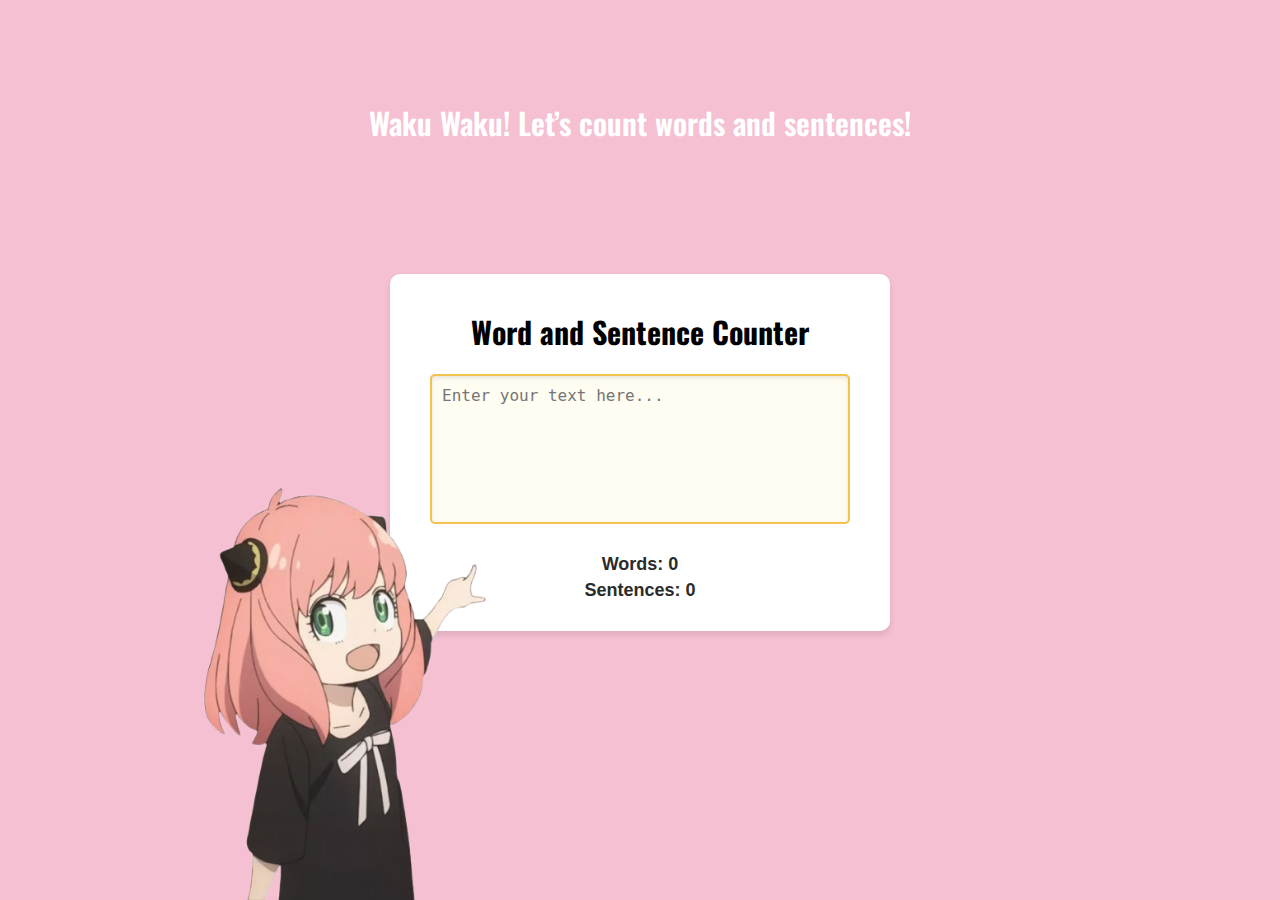
<file: Laboratory Activities/Laboratory Activity 3 – {19}-{11}-{2024}/index.html>
<!DOCTYPE html>
<html lang="en">
<head>
  <meta charset="UTF-8">
  <meta name="viewport" content="width=device-width, initial-scale=1.0">
  <title>Word and Sentence Counter</title>
  <link rel="preconnect" href="https://fonts.googleapis.com">
  <link rel="preconnect" href="https://fonts.gstatic.com" crossorigin>
  <link href="https://fonts.googleapis.com/css2?family=Afacad+Flux:wght@100..1000&family=Bricolage+Grotesque:opsz,wght@12..96,200..800&family=Oswald:wght@200..700&display=swap" rel="stylesheet">
  <link rel="stylesheet" href="style.css">
</head>
<body>
  <div class="container">
    <div class="header">
      <h2><span>Word and Sentence Counter</span></h2>
    </div>
    <textarea id="textInput" placeholder="Enter your text here..."></textarea>
    <div id="wordcount">Words: 0</div>
    <div id="sentenceCount">Sentences: 0</div>
  </div>
  <img src="image/Anya_Forger.png" alt="Anya Forger" class="anya-waku">
  <p class="waku-text">Waku Waku! Let’s count words and sentences!</p>
  <script src="script.js"></script>
</body>
</html>
</file>
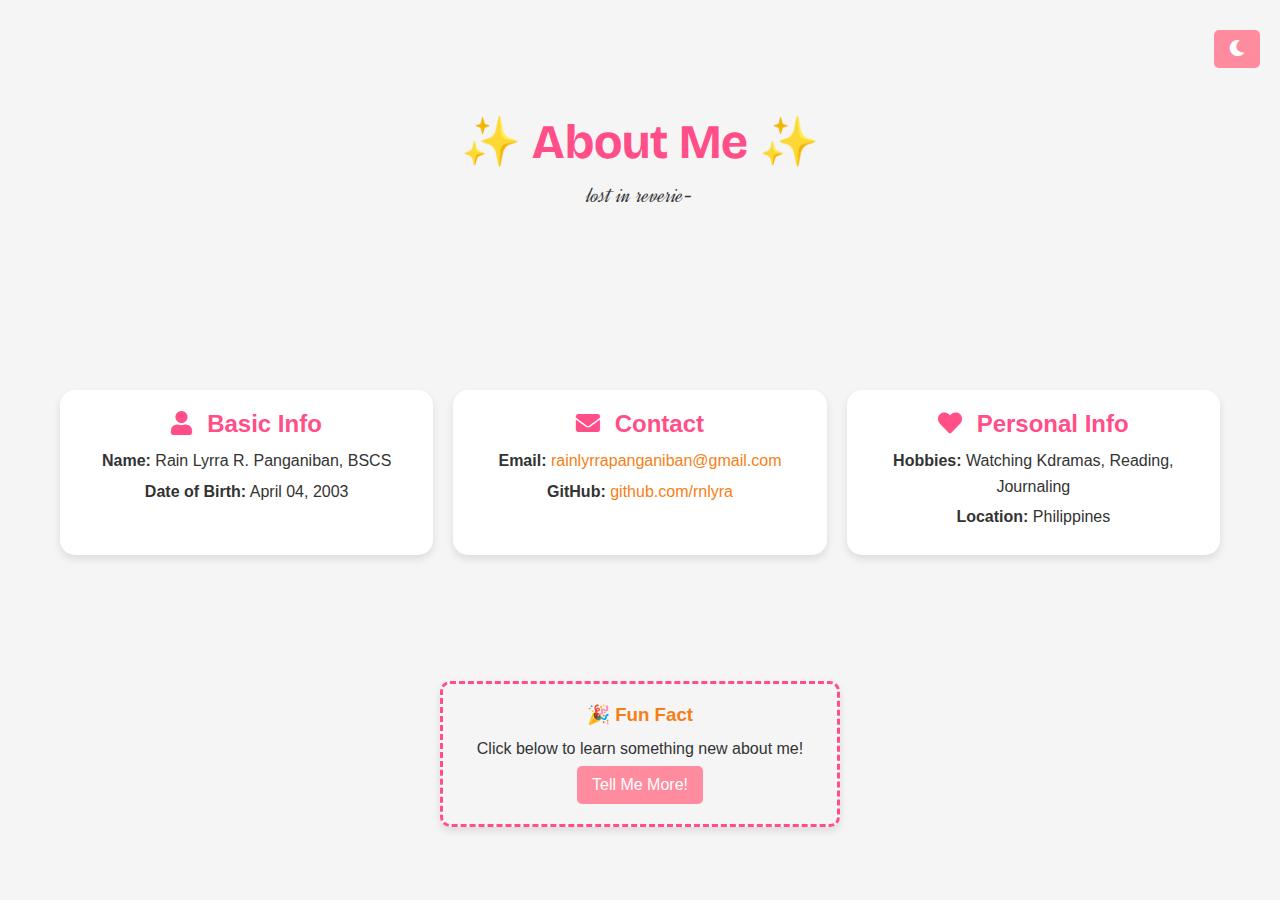
<file: Laboratory Activities/Laboratory Activity 4 - {28}-{11}-{2024}/index.html>
<!DOCTYPE html>
<html lang="en">
<head>
    <meta charset="UTF-8">
    <meta name="viewport" content="width=device-width, initial-scale=1.0">
    <title>About Me</title>
    <link rel="stylesheet" href="https://cdnjs.cloudflare.com/ajax/libs/font-awesome/5.15.4/css/all.min.css">
    <link rel="stylesheet" href="style.css">
</head>
<body>
    <header>
        <button id="themeToggle" class="theme-btn">
            <i class="fas fa-moon"></i>
        </button>
        <h1>✨ About Me ✨</h1>
        <p class="subtitle">lost in reverie-</p>
        
    </header>

    <main class="container">
        <div class="box basic-info">
            <h2><i class="fas fa-user"></i> Basic Info</h2>
            <p><strong>Name:</strong> Rain Lyrra R. Panganiban, BSCS</p>
            <p><strong>Date of Birth:</strong> April 04, 2003</p>
        </div>

        <div class="box contact-info">
            <h2><i class="fas fa-envelope"></i> Contact</h2>
            <p><strong>Email:</strong> <a href="mailto:rainlyrrapanganiban@gmail.com">rainlyrrapanganiban@gmail.com</a></p>
            <p><strong>GitHub:</strong> <a href="https://github.com/rnlyra" target="_blank">github.com/rnlyra</a></p>
        </div>

        <div class="box personal-info">
            <h2><i class="fas fa-heart"></i> Personal Info</h2>
            <p><strong>Hobbies:</strong> Watching Kdramas, Reading, Journaling</p>
            <p><strong>Location:</strong> Philippines</p>
        </div>
    </main>

    <aside class="fun-facts">
        <h3>🎉 Fun Fact</h3>
        <p id="funFact">Click below to learn something new about me!</p>
        <button id="funFactBtn">Tell Me More!</button>
    </aside>

    <script src="script.js"></script>
</body>
</html>
</file>
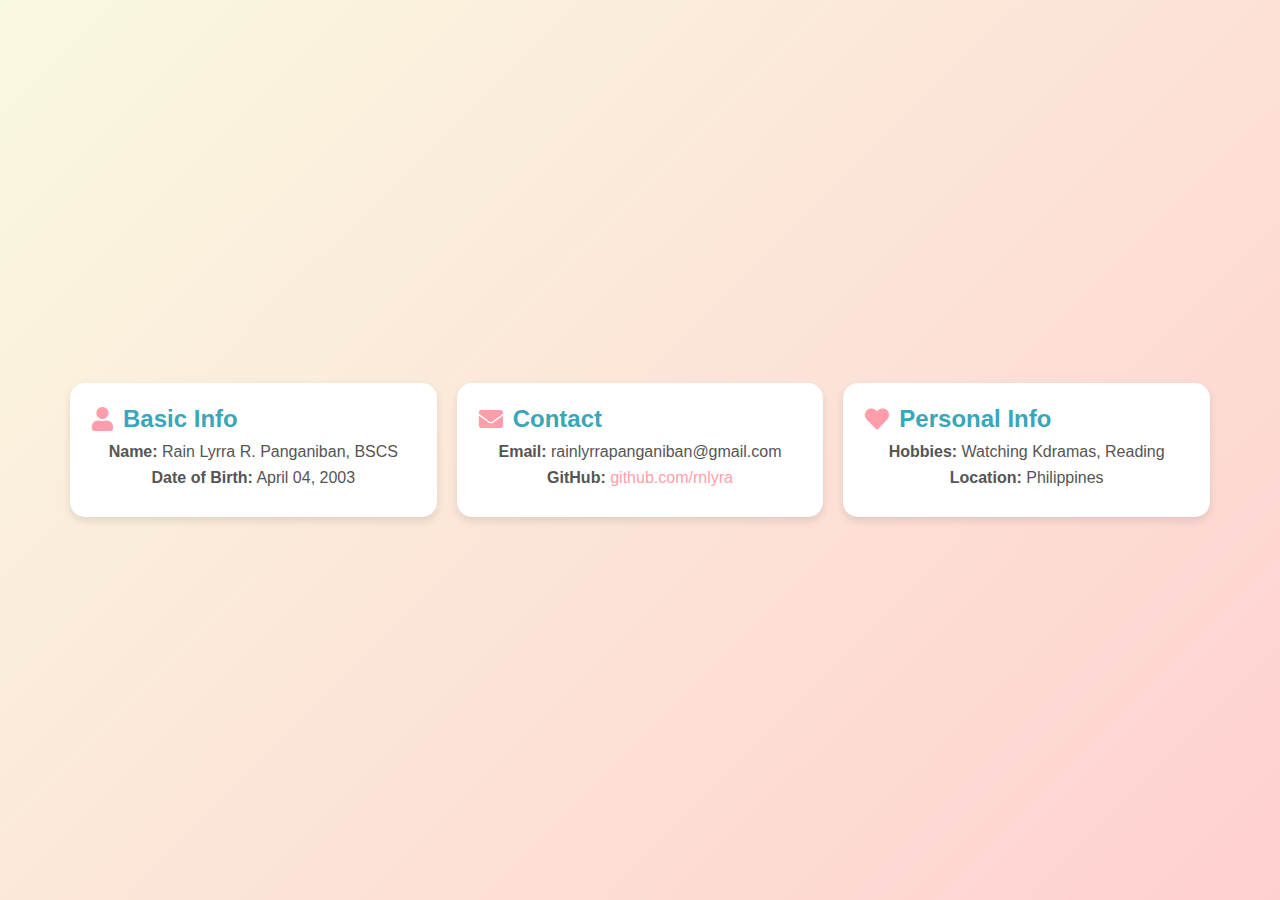
<file: Exercise Sets/Exercise 2/about.html>
<!DOCTYPE html>
<html lang="en">
<head>
    <meta charset="UTF-8">
    <meta name="viewport" content="width=device-width, initial-scale=1.0">
    <title>About Me</title>
    <link rel="stylesheet" href="https://cdnjs.cloudflare.com/ajax/libs/font-awesome/5.15.4/css/all.min.css">
    <link rel="stylesheet" href="styles.css">
</head>
<body>
    <div class="container">
        <div class="box basic-info">
            <h2><i class="fas fa-user"></i> Basic Info</h2>
            <p><strong>Name:</strong> Rain Lyrra R. Panganiban, BSCS</p>
            <p><strong>Date of Birth:</strong> April 04, 2003</p>
        </div>

        <div class="box contact-info">
            <h2><i class="fas fa-envelope"></i> Contact</h2>
            <p><strong>Email:</strong> rainlyrrapanganiban@gmail.com</p>
            <p><strong>GitHub:</strong> <a href="https://github.com/rnlyra">github.com/rnlyra</a></p> 
        </div>

        <div class="box personal-info">
            <h2><i class="fas fa-heart"></i> Personal Info</h2>
            <p><strong>Hobbies:</strong> Watching Kdramas, Reading</p>
            <p><strong>Location:</strong> Philippines</p>
        </div>
    </div>
</body>
</html>
</file>
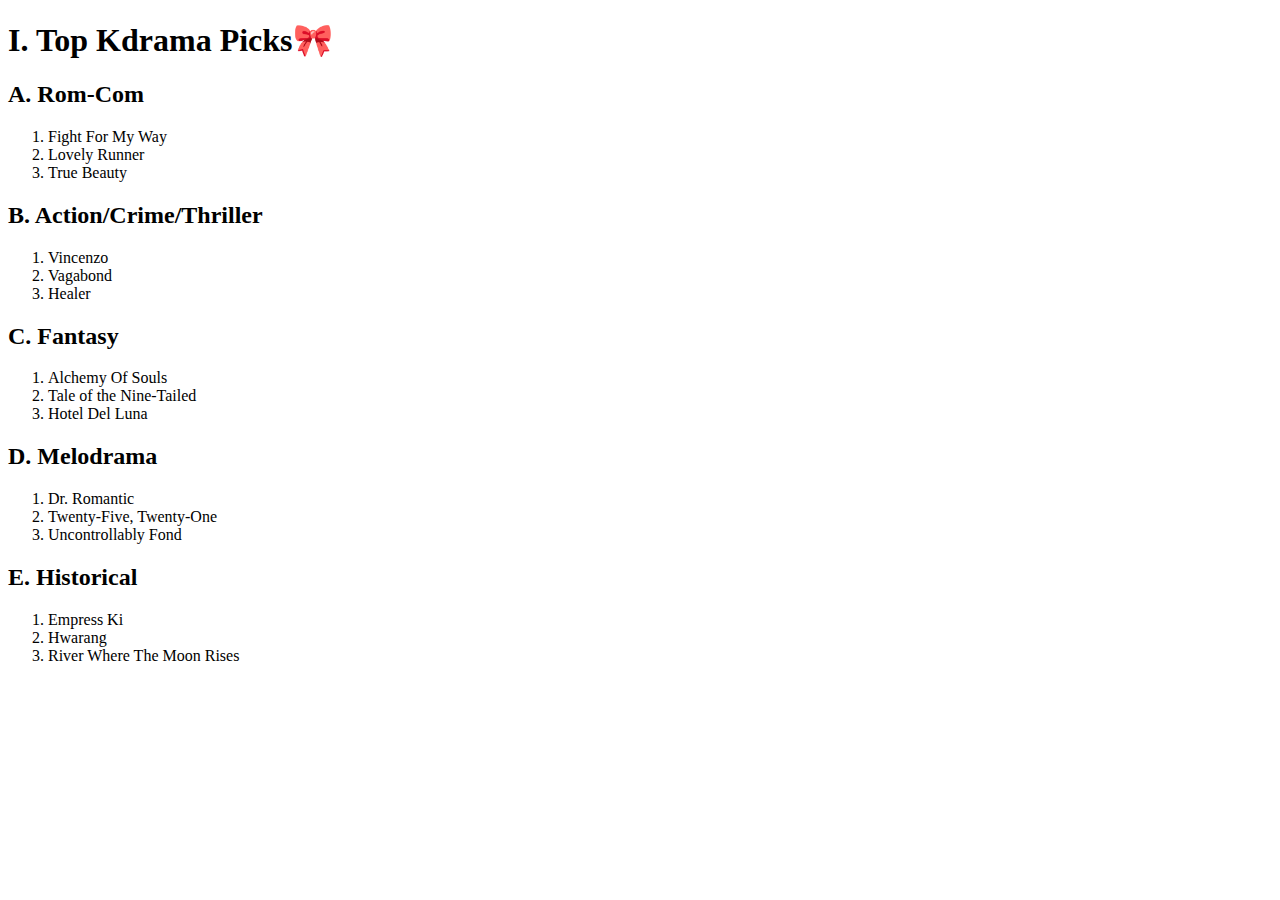
<file: Exercise Sets/Exercise Set 1/list.html>
<!doctype html>
<html lang="en"> 
 <head> 
  <meta charset="UTF-8"> 
  <meta name="viewport" content="width=device-width, initial-scale=1.0"> 
  <title>My Top Kdrama Picks</title> 
 </head> 

 <body> 
  <h1> I. Top Kdrama Picks🎀</h1> 
  <h2>A. Rom-Com</h2> 
  <ol> 
   <li>Fight For My Way</li> 
   <li>Lovely Runner</li> 
   <li>True Beauty</li> 
  </ol> 
  <h2>B. Action/Crime/Thriller</h2> 
  <ol> 
   <li>Vincenzo</li> 
   <li>Vagabond</li> 
   <li>Healer</li> 
  </ol> 
  <h2>C. Fantasy</h2> 
  <ol> 
   <li>Alchemy Of Souls</li> 
   <li>Tale of the Nine-Tailed</li> 
   <li>Hotel Del Luna</li> 
  </ol> 
  <h2>D. Melodrama</h2> 
  <ol> 
   <li>Dr. Romantic</li> 
   <li>Twenty-Five, Twenty-One</li> 
   <li>Uncontrollably Fond</li> 
  </ol> 
  <h2>E. Historical</h2> 
  <ol> 
   <li>Empress Ki</li> 
   <li>Hwarang</li> 
   <li>River Where The Moon Rises</li> 
  </ol> 
 </body>
</html>
</file>
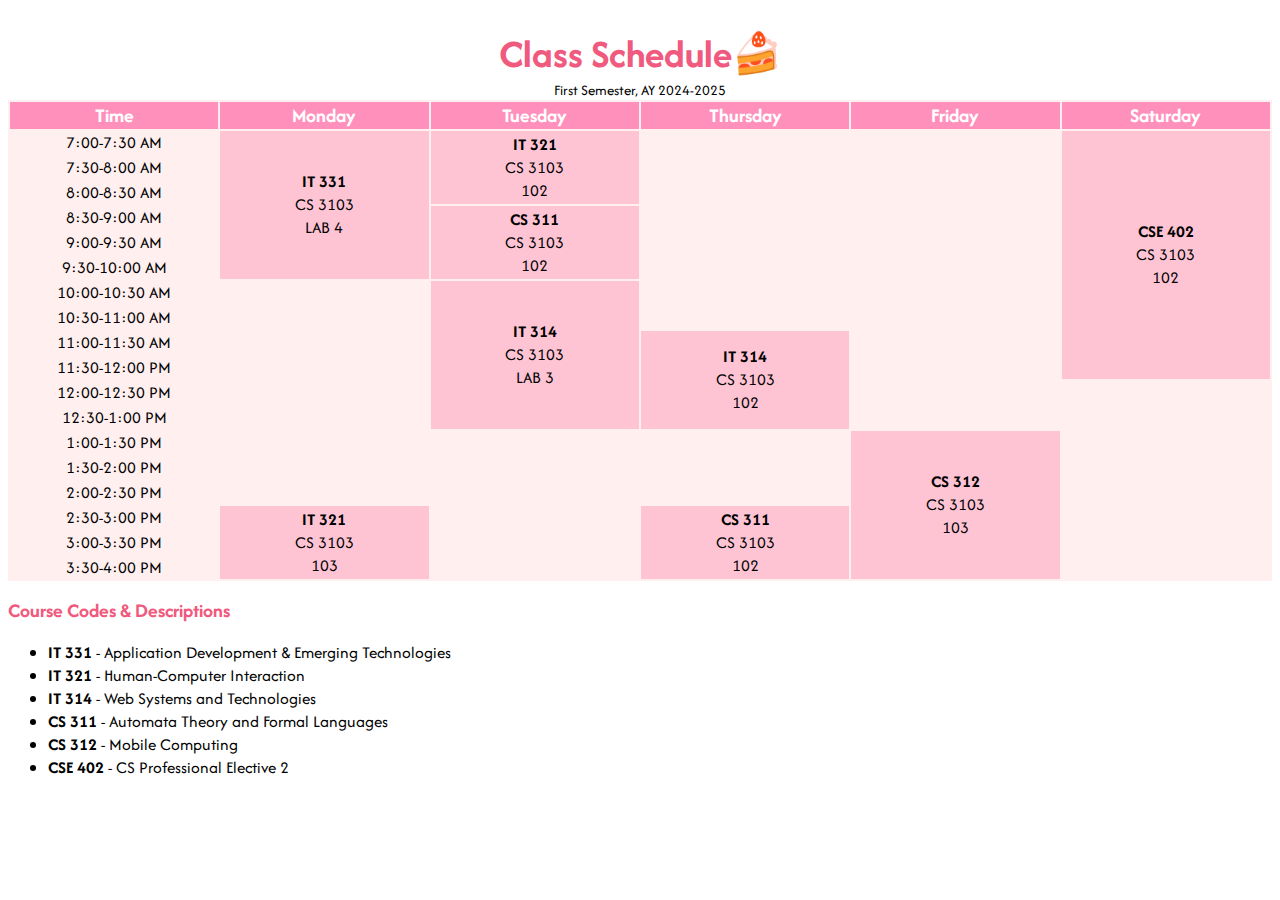
<file: Laboratory Activities/Laboratory Activity 1/html-table.html>
<!DOCTYPE html>
<html lang="en">
<head>
    <meta charset="UTF-8">
    <meta name="viewport" content="width=device-width, initial-scale=1.0">
    <title>My Class Schedule</title>
</head>

<style>
    @import url('https://fonts.googleapis.com/css2?family=Afacad+Flux:wght@100..1000&display=swap');

body {
        background-color:#ffff;
        font-family: "Afacad Flux", sans-serif;
    }

    header {
        text-align: center;
        padding: 0;
    }

    h1 {
        color: #f05a7e;
        margin-bottom: 0;
        font-size: 40px;
    }

    p {
        margin: 0;
        font-size: 15px;
    }

    table {
            width: 100%;
            border-collapse: separate;
            background-color: #ffefef;
            padding: 0;
        }

        tr th {
            color: white;
            font-size: 20px;
            width: 100px;
            background-color: #FF90BC;
        }

        th, td {
            padding: 0;
            text-align: center;
            font-size: 17px;

        }

        tr {
            align-items: center;
        }

        .bg {
            background-color: #ffc4d4;
        }

    footer{
        padding: 0;
    }

        h2 {
        color: #f05a7e;
        font-size: 20px;
        }
    
        ul li {
        font-size: 17px;
        }

</style>

<body>
    <header>
        <h1>Class Schedule🍰</h1>
        <p>First Semester, AY 2024-2025</p>
    </header>

    <table>
        <tr>
            <th>Time</th>
            <th>Monday</th>
            <th>Tuesday</th>
            <th>Thursday</th>
            <th>Friday</th>
            <th>Saturday</th>
        </tr>

        <tr>
            <td>7:00-7:30 AM</td>
            <td rowspan="6" class="bg"><strong>IT 331</strong><br>CS 3103<br>LAB 4</td>
            <td rowspan="3" class="bg"><strong>IT 321</strong><br>CS 3103<br>102</td>
            <td>&nbsp;</td>
            <td>&nbsp;</td>
            <td rowspan="10" class="bg"><strong>CSE 402</strong><br>CS 3103<br>102</td>
        </tr>

        <tr>
            <td>7:30-8:00 AM</td>
        </tr>

        <tr>
            <td>8:00-8:30 AM</td>
        </tr>

        <tr>
            <td>8:30-9:00 AM</td>
            <td rowspan="3" class="bg"><strong>CS 311</strong><br>CS 3103<br>102</td>
        </tr>

        <tr>
            <td>9:00-9:30 AM</td>
        </tr>

        <tr>
            <td>9:30-10:00 AM</td>
        </tr>

        <tr>
            <td>10:00-10:30 AM</td>
            <td>&nbsp;</td>
            <td rowspan="6" class="bg"><strong>IT 314</strong><br>CS 3103<br>LAB 3</td>
        </tr>

        <tr>
            <td>10:30-11:00 AM</td>
        </tr>

        <tr>
            <td>11:00-11:30 AM</td>
            <td>&nbsp;</td>
            <td rowspan="4" class="bg"><strong>IT 314</strong><br>CS 3103<br>102</td>
        </tr>

        <tr>
            <td>11:30-12:00 PM</td>
        </tr>

        <tr>
            <td>12:00-12:30 PM</td>
        </tr>

        <tr>
            <td>12:30-1:00 PM</td>
        </tr>

        <tr>
            <td>1:00-1:30 PM</td>
            <td>&nbsp;</td>
            <td>&nbsp;</td>
            <td>&nbsp;</td>
            <td rowspan="6" class="bg"><strong>CS 312</strong><br>CS 3103<br>103 </td>
        </tr>

        <tr>
            <td>1:30-2:00 PM</td>
        </tr>

        <tr>
            <td>2:00-2:30 PM</td>
        </tr>

        <tr>
            <td>2:30-3:00 PM</td>
            <td rowspan="3" class="bg"><strong>IT 321</strong><br>CS 3103<br>103 </td>
            <td>&nbsp;</td>
            <td rowspan="3" class="bg"><strong>CS 311</strong><br>CS 3103<br>102 </td>
        </tr>

        <tr>
            <td>3:00-3:30 PM</td>
        </tr>

        <tr>
            <td>3:30-4:00 PM</td>
        </tr>
    </table>

    <footer>
        <h2>Course Codes & Descriptions</h2>
        <ul>
            <li><strong>IT 331</strong> - Application Development & Emerging Technologies</li>
            <li><strong>IT 321</strong> - Human-Computer Interaction</li>
            <li><strong>IT 314</strong> - Web Systems and Technologies</li>
            <li><strong>CS 311</strong> - Automata Theory and Formal Languages</li>
            <li><strong>CS 312</strong> - Mobile Computing</li>
            <li><strong>CSE 402</strong> - CS Professional Elective 2</li>
        </ul>
    </footer>
    
</body>
</html>
</file>
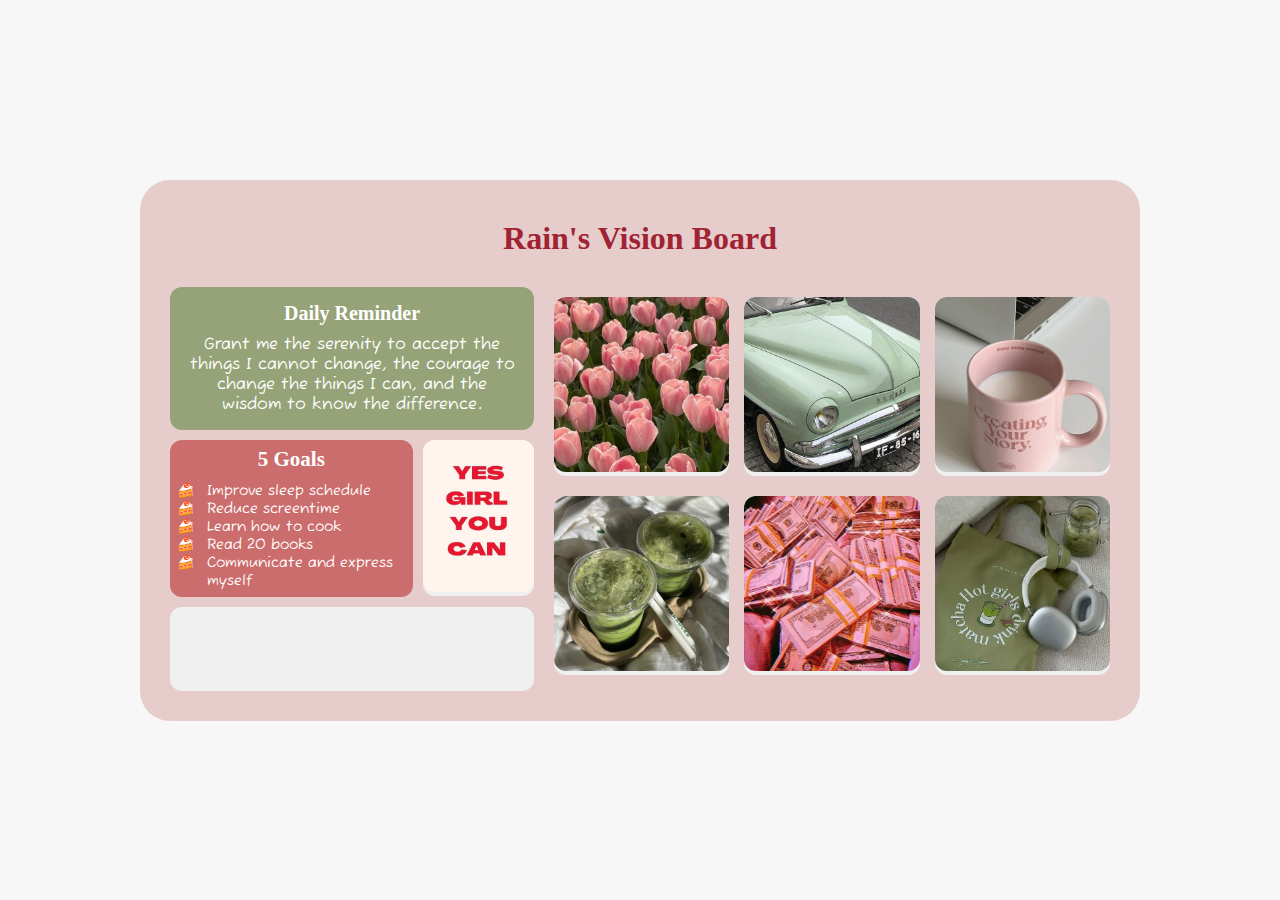
<file: Laboratory Activities/Laboratory Activity 2 - {03}-{10}-{2024}/visionboard.html>
<!DOCTYPE html>
<html lang="en">
<head>
    <meta charset="UTF-8">
    <meta name="viewport" content="width=device-width, initial-scale=1.0">
    <title>Rain's Vision Board</title>
    <link href="https://fonts.googleapis.com/css2?family=Fuzzy+Bubbles&display=swap" rel="stylesheet">
    <link rel="stylesheet" href="stylesV.css">
</head>
<body>
    <div class="vision-board">
        <h1>Rain's Vision Board</h1>

        <div class="main-container">
            <div class="left-column">
                <div class="daily-reminder">
                    <p><strong>Daily Reminder</strong></p>
                    <p>Grant me the serenity to accept the things I cannot change, the courage to change the things I can, and the wisdom to know the difference.</p>
                </div>

                <div class="goals-image-container">
                    <div class="goals">
                        <h2>5 Goals</h2>
                        <ul>
                            <li>Improve sleep schedule</li>
                            <li>Reduce screentime</li>
                            <li>Learn how to cook</li>
                            <li>Read 20 books</li>
                            <li>Communicate and express myself</li>
                        </ul>
                    </div>
                    <div class="image-box">
                        <img src="assets/youcan.jpg" alt="You Can" class="goal-image"> 
                    </div>
                </div>
                
                <div class="spotify-song">
                    <iframe style="border-radius:12px" src="https://open.spotify.com/embed/track/0aZJGkkXR3DgaFqo5sB8ot?utm_source=generator" width="100%" height="80" frameBorder="0" allowfullscreen="" allow="autoplay; clipboard-write; encrypted-media; fullscreen; picture-in-picture" loading="lazy"></iframe>
                </div>
            </div>

            <div class="right-column">
                <div class="image-row">
                    <div class="image-box">
                        <img src="assets/tulip.jpg" alt="Tulips">
                    </div>
                    <div class="image-box">
                        <img src="assets/car.jpg" alt="Car">
                    </div>
                    <div class="image-box">
                        <img src="assets/mug.jpg" alt="Mug">
                    </div>
                </div>
                <div class="image-row">
                    <div class="image-box">
                        <img src="assets/matcha.jpg" alt="Matcha">
                    </div>
                    <div class="image-box">
                        <img src="assets/money.jpg" alt="Money">
                    </div>
                    <div class="image-box">
                        <img src="assets/bag.jpg" alt="Bag">
                    </div>
                </div>
            </div>
        </div>
    </div>
</body>
</html>
</file>
<file: Laboratory Activities/Laboratory Activity 3 – {19}-{11}-{2024}/style.css>
* {
    margin: 0;
    padding: 0;
    box-sizing: border-box;
}

body {
    font-family: 'Poppins', sans-serif;
    background-color: #f5c0d2;
    color: #2b2b2b;
    display: flex;
    justify-content: center;
    align-items: center;
    min-height: 100vh;
    position: relative;
}

.container {
    text-align: center;
    background: #fff;
    padding: 30px;
    border-radius: 10px;
    box-shadow: 0 4px 6px rgba(0, 0, 0, 0.1);
    width: 90%;
    max-width: 500px;
}

.header {
    margin-bottom: 20px;
}

h2 {
    font-family: "Oswald", sans-serif;
    font-size: 30px;
    color: #000;
}

textarea {
    width: calc(100% - 20px);
    height: 150px;
    padding: 10px;
    font-size: 16px;
    border: 2px solid #f2c14e;
    border-radius: 5px;
    resize: none;
    margin-bottom: 20px;
    background-color: #fffdf2;
    box-shadow: inset 0 2px 4px rgba(0, 0, 0, 0.1);
}

textarea:focus {
    outline: none;
    border-color: #f7a9c4;
}

div {
    font-weight: bold;
    font-size: 18px;
    color: #2b2b2b;
    margin-top: 5px;
}

.anya-waku {
    position: absolute;
    bottom: 0;
    left: 190px;
    width: 300px;
    height: auto;
}

.waku-text {
    position: absolute;
    top: 100px;
    font-family: "Oswald", sans-serif;
    font-size: 30px;
    font-weight: 600;
    color: #ffffff;
    text-align: center;
}

@media (max-width: 768px) {
    .anya-waku {
        left: 0;
        width: 200px;
    }

    .waku-text {
        font-size: 20px;
    }

    .container {
        width: 95%;
        padding: 20px;
    }

    textarea {
        height: 120px;
    }

    h2 {
        font-size: 24px;
    }
}

@media (max-width: 480px) {
    .anya-waku {
        left: 20px;
        width: 150px;
    }

    .waku-text {
        font-size: 20px;
    }

    .container {
        width: 90%;
        padding: 15px;
    }

    textarea {
        height: 100px;
    }

    h2 {
        font-size: 20px;
    }
}
</file>
<file: Laboratory Activities/Laboratory Activity 4 - {28}-{11}-{2024}/style.css>
@import url('https://fonts.googleapis.com/css2?family=Afacad+Flux:wght@100..1000&family=Bricolage+Grotesque:opsz,wght@12..96,200..800&family=Delius&family=Dynalight&family=Ms+Madi&family=Oswald:wght@200..700&family=Parkinsans:wght@300..800&display=swap');
* {
    margin: 0;
    padding: 0;
    box-sizing: border-box;
}

body {
    font-family: 'Inter', sans-serif;
    color: #333;
    min-height: 100vh;
    display: flex;
    flex-direction: column;
    justify-content: space-around;
    transition: all 0.3s ease;
    background-color: whitesmoke;
}


header {
    text-align: center;
    margin: 60px 0;
}

header h1 {
    font-size: 3rem;
    font-family: 'Bricolage Grotesque', cursive;
    color: #FF4E88;
}

header .subtitle {
    font-size: 1.5rem; 
    margin-bottom: 10px;
    font-family: "Dynalight", cursive;
}

.theme-btn {
    margin: 10px 0;
    padding: 10px 15px;
    border: none;
    background: #FF8C9E;
    color: white;
    border-radius: 5px;
    font-size: 1rem;
    cursor: pointer;
    transition: background 0.3s ease;
    position: absolute;
    top: 20px;
    right: 20px;
}

.theme-btn:hover {
    background: #FF4E88;
}

.container {
    display: flex;
    flex-wrap: wrap;
    justify-content: center;
    gap: 20px;
    padding: 0 60px 0 60px;
}

.box {
    background: white;
    border-radius: 15px;
    padding: 20px;
    text-align: center;
    flex: 1 1 300px;
    box-shadow: 0 4px 8px rgba(0, 0, 0, 0.1);
    transition: transform 0.3s, box-shadow 0.3s;
    position: relative;
    overflow: hidden;
}

.box:hover {
    transform: translateY(-10px);
    box-shadow: 0 6px 16px rgba(0, 0, 0, 0.2);
}

h2 {
    font-size: 1.5rem;
    margin-bottom: 10px;
    color: #FF4E88;
}

h2 i {
    margin-right: 8px;
}

p {
    margin: 5px 0;
    line-height: 1.6;
}

a {
    color: #f57f17;
    text-decoration: none;
    transition: color 0.3s ease;
}

a:hover {
    color: #f0c711;
}

aside.fun-facts {
    padding: 20px;
    text-align: center;
    border-radius: 10px;
    border-color: #FF4E88;
    border-style: dashed;
    box-shadow: 0 4px 8px rgba(0, 0, 0, 0.1);
    animation: slideIn 0.8s ease;
    margin: 20px auto; /* Centers the element */
    width: 400px;  /* Set a fixed width */
}

aside h3 {
    color: #f57f17;
    margin-bottom: 10px;
}

aside button {
    padding: 10px 15px;
    background: #FF8C9E;
    border: none;
    border-radius: 5px;
    color: white;
    font-size: 1rem;
    cursor: pointer;
    transition: background 0.3s ease;
}

aside button:hover {
    background: #FF4E88;
}

/* Dark mode */
body.dark-mode {
    background: linear-gradient(135deg, #2e2e2e, #1e1e1e);
    color: #FF8C9E;
}

body.dark-mode .box {
    background: #333;
    color: #f1f1f1;
}

body.dark-mode .theme-btn {
    background: #f1f1f1;
    color: #333;
}

aside.dark-mode .fun-facts {
    color: #FF4E88;
    
}

/* Animations */
@keyframes slideIn {
    from {
        opacity: 0;
        transform: translateY(20px);
    }
    to {
        opacity: 1;
        transform: translateY(0);
    }
}
</file>
<file: Exercise Sets/Exercise 2/styles.css>
* {
    margin: 0;
    padding: 0;
    box-sizing: border-box;
}

body {
    font-family: 'Arial', sans-serif;
    background: linear-gradient(135deg, #F9F9E0 0%, #FFD0D0 100%);
    display: flex;
    justify-content: center;
    align-items: center;
    min-height: 100vh;
    padding: 20px;
    transition: background 0.5s ease;
}

.container {
    display: flex;
    flex-wrap: wrap;
    justify-content: space-around;
    align-items: center;
    width: 100%;
    max-width: 1200px;
    padding: 20px;
    border-radius: 10px;
}

.box {
    background-color: #fff;
    padding: 20px;
    flex: 1 1 30%;
    margin: 10px;
    text-align: center;
    border-radius: 15px;
    box-shadow: 0 4px 8px rgba(0, 0, 0, 0.1);
    transition: box-shadow 0.3s ease, transform 0.3s ease;
    border: 2px solid transparent;
}

.box:hover {
    box-shadow: 0 6px 16px rgba(0, 0, 0, 0.2);
    transform: translateY(-5px);
    border: 2px solid #FF9EAA;
}

h2 {
    margin-bottom: 10px;
    font-size: 1.5rem;
    color: #3AA6B9;
    display: flex;
    justify-content: flex-start;
    align-items: center;
}

h2 i {
    margin-right: 10px;
    font-size: 1.5rem;
    color: #FF9EAA;
}

p {
    margin-bottom: 8px;
    font-size: 1rem;
    color: #555;
}

a {
    text-decoration: none;
    color: #FF9EAA;
    transition: color 0.3s ease;
}

a:hover {
    color: #3AA6B9;
}

/* Responsive adjustments */
@media (max-width: 768px) {
    .container {
        flex-direction: column;
        align-items: stretch;
    }

    .box {
        width: 100%;
        margin-bottom: 20px;
    }

    h2 {
        font-size: 1.2rem;
    }

    p {
        font-size: 0.9rem;
    }
}

@media (max-width: 480px) {
    h2 {
        font-size: 1rem;
    }

    p {
        font-size: 0.8rem;
    }
}
</file>
<file: Laboratory Activities/Laboratory Activity 2 - {03}-{10}-{2024}/stylesV.css>
* {
    margin: 0;
    padding: 0;
    box-sizing: border-box;
}

body {
    font-family: 'Georgia', serif;
    background-color: #f7f7f7;
    display: flex;
    justify-content: center;
    align-items: center;
    min-height: 100vh;
}

.vision-board {
    max-width: 1000px;
    margin: 0 auto;
    padding: 20px;
    background-color: #E7CCCC;
    border-radius: 30px;
    text-align: center;
}

h1 {
    font-family: 'Georgia', serif;
    color: #A02334;
    margin-top: 20px; 
}

.main-container {
    display: flex;
    flex-wrap: wrap; 
}

.left-column {
    flex: 1 1 40%; 
    padding: 10px;
    margin-top: 20px;
}

.daily-reminder {
    background-color: #96a378;
    padding: 15px;
    border-radius: 12px;
    margin-bottom: 10px;
}

.daily-reminder p:first-child {
    font-weight: bold; 
    font-size: 20px;
    margin-bottom: 10px;
    color: #fff;
}

.daily-reminder p:last-child {
    font-family: 'Fuzzy Bubbles', cursive; 
    color: #ffff
}

.goals-image-container {
    display: flex; 
    align-items: center; 
    margin-bottom: 10px;
}

.goals {
    background-color: #cc6d6d;
    padding: 7px; 
    border-radius: 12px;
    font-size: 14px;
    text-align: center; 
    margin-right: 10px; 
    flex: 1; 
}

.goals h2 {
    color: #ffff; 
    margin-bottom: 10px; 
}

.goals ul {
    list-style-type: none; 
    padding: 0; 
    text-align: left;
}

.goals ul li {
    position: relative; 
    padding-left: 30px; 
    color:#ffff;
    font-family: 'Fuzzy Bubbles', cursive;
    font-size: 14px;
}

.goals ul li::before {
    content: '🍰'; 
    position: absolute;
    left: 0; 
    
}

.image-box {
    flex: 0 0 120px; 
    background-color: #f0f0f0;
    border-radius: 12px;
}

.goal-image {
    width: 100%; 
    height: auto;
    border-radius: 12px;
}

.spotify-song {
    background-color: #f0f0f0;
    border-radius: 12px;
    padding: 0;
    margin-top: 10px;
}

.right-column {
    flex: 1 1 60%; 
    padding: 10px;
    margin-top: 10px;
}

.image-row {
    display: flex;
    justify-content: space-between; 
    margin-top: 20px; 
}

.image-box {
    flex: 1; 
    max-width: calc(33.333% - 10px); 
    background-color: #f0f0f0;
    border-radius: 12px;
}

.image-box img {
    width: 100%;
    height: auto;
    border-radius: 12px;
}

@media (max-width: 768px) {
    .left-column,
    .right-column {
        flex: 1 1 100%; 
    }

    .goals-image-container {
        flex-direction: column; 
        align-items: center; 
    }

    .goals {
        margin-right: 0; 
        margin-bottom: 10px; 
        width: 100%;
    }

    .image-box {
        max-width: 90%; 
    }

    .image-row {
        flex-direction: column; 
        align-items: center; 
    }
}

@media (max-width: 480px) {
    .daily-reminder,
    .goals,
    .spotify-song {
        padding: 10px; 
    }

    .goals {
        font-size: 12px; 
    }

    .vision-board {
        padding: 10px; 
    }
}
</file>
